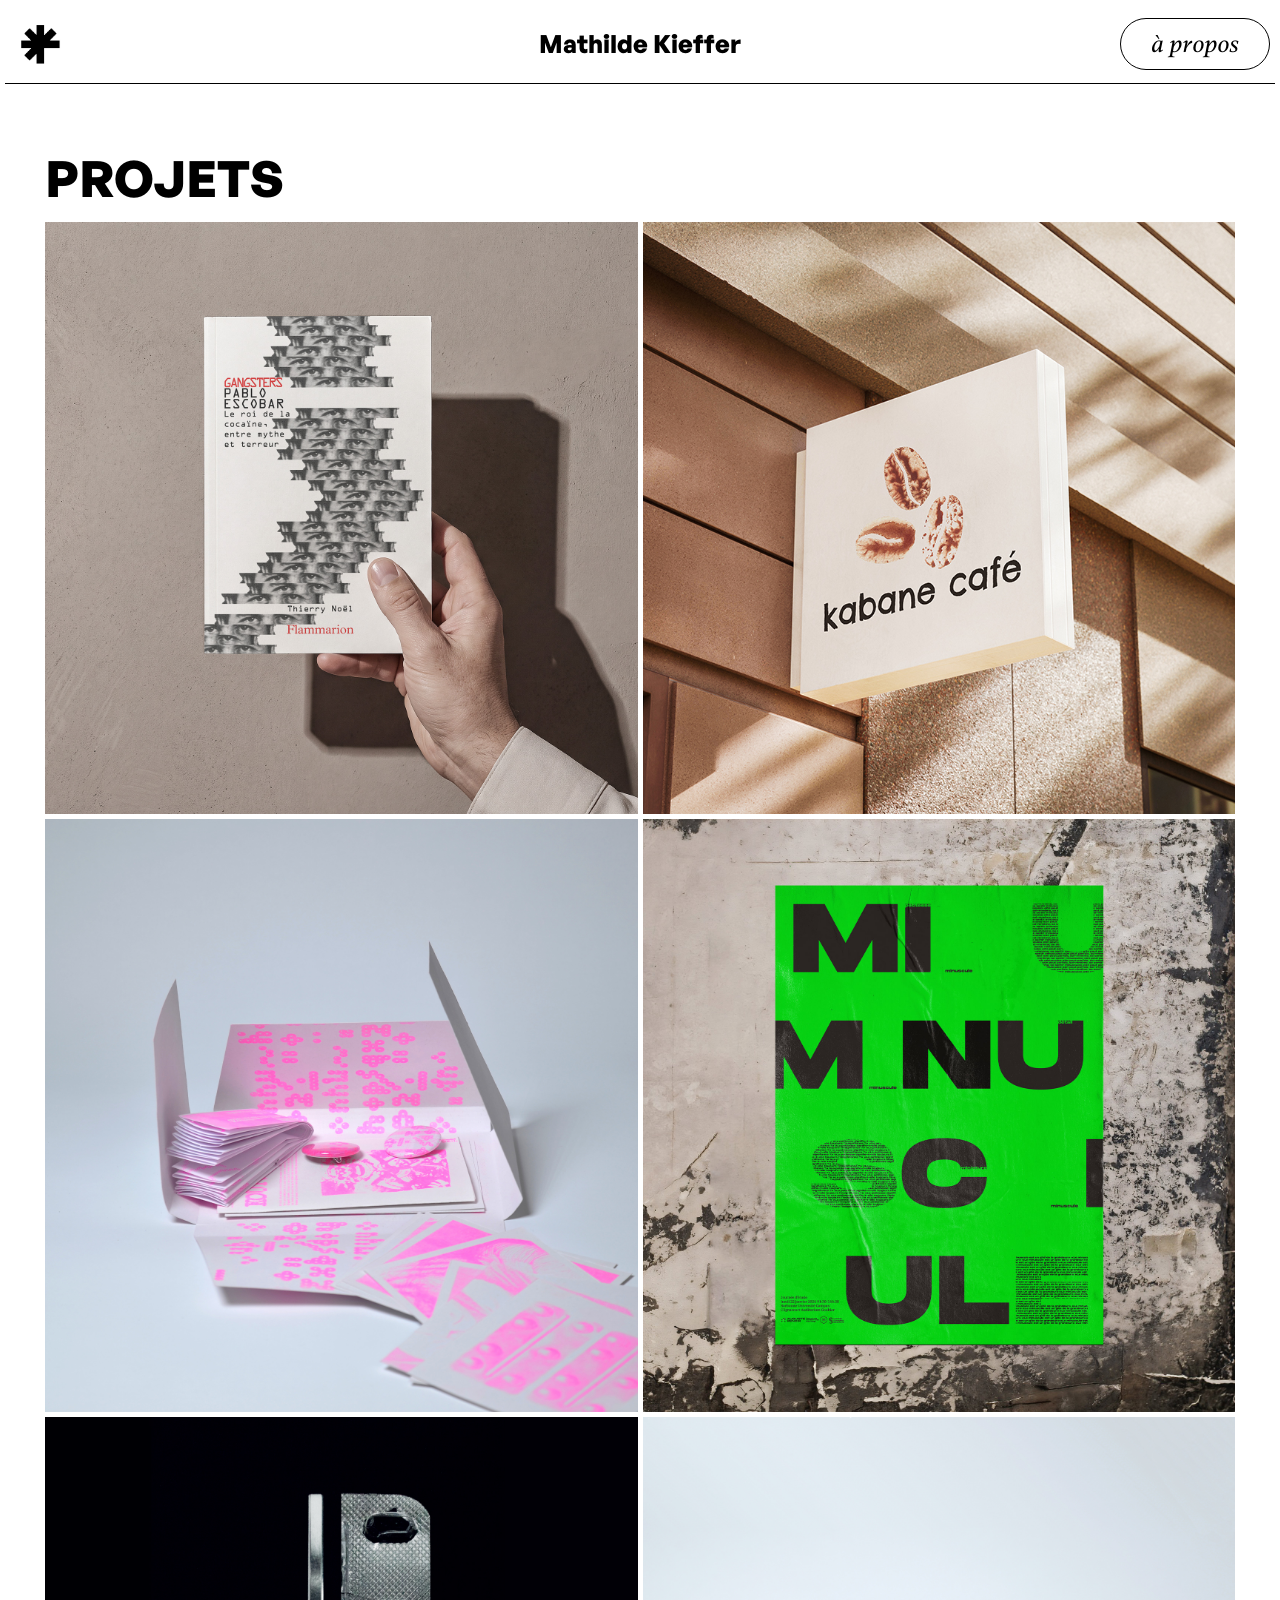
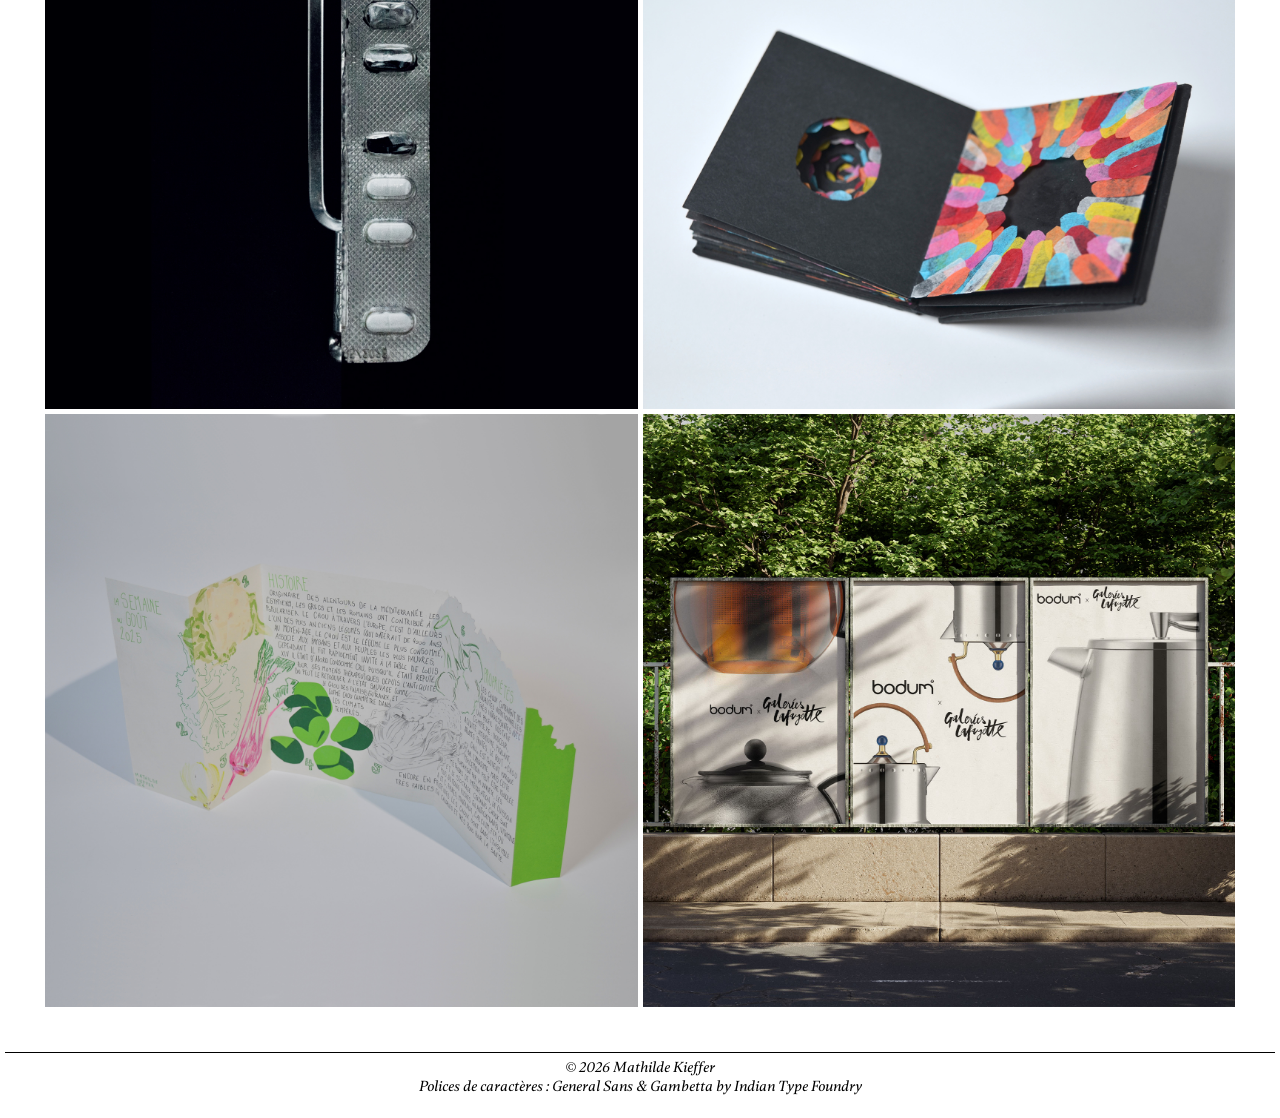
<file: index.html>
<!DOCTYPE html>
<html lang="fr">
<head>
    <meta charset="UTF-8">
    <meta name="viewport" content="width=device-width, initial-scale=1.0">
    <title>Mathilde Kieffer</title>
    <link rel="shortcut icon" href="img/logopng.png">
    <link rel="stylesheet" href="style.css">             

</head>
<body>
    <header class="headergrid">
        
        <div class="logo">
        <a href="index.html"><img src="/img/logo.jpg" alt="logo"></a>
        </div>
        <h1>Mathilde Kieffer</h1>


        <span>
            <a class="button" href="apropos.html">à propos</a>
        </span>


    </header>
    <main>
    <h2>projets</h2>
    
    <div class="grid"> 
      
        <a class="item-grid" href="gangsters.html"><img src="/img/gangsters-vignette.jpg" alt="couverture gangsters"><h3>GANGSTERS <br>2025</h3></a>
      
        <a class="item-grid" href="kabanecafe.html"><img src="/img/cafe-vignette.jpg" alt="sachet cafe"><h3>KABANE CAFÉ<br>2025</h3></a>

        <a class="item-grid" href="riso.html"><img src="/img/riso-vignette.jpg" alt="magasine risographie masculinix"><h3>MAGAZINE DU FUTUR <br>2026</h3></a>
        
        <a class="item-grid" href="jde.html"><img src="/img/minuscule-vignette.jpg" alt="affiche jde"><h3>JDE <br>2026</h3></a>

        <a class="item-grid" href="photo.html"><img src="img/photo-vignette.jpg" alt="projets photo"><h3>PHOTO <br>2025/26</h3></a>

        <a class="item-grid" href="reliure.html"><img  src="/img/reliure-vignette.jpg" alt="reliure bourdon"><h3>SOMNUS ÆTERNAM<br>2026</h3></a>

        <a class="item-grid" href="semainedugout.html"><img  src="/img/chou-vignette.jpg" alt="dépliant semaine du goût choux"><h3>SEMAINE DU GOÛT <br>2025</h3></a>

        <a class="item-grid" href="bodum.html"><img src="img/vignette-bodum.jpg" alt="bodum"><h3>BODUM <br>2025</h3></a>



               
    </div>

    </main>

    <footer class="footergrid">
        <b></b>
        © 2026 Mathilde Kieffer
        <br>
        Polices de caractères : <a href="https://www.fontshare.com/fonts/general-sans">General Sans</a> & <a href="https://www.fontshare.com/fonts/gambetta">Gambetta</a> by Indian Type Foundry



    </footer>
</body>
</html>
</file>
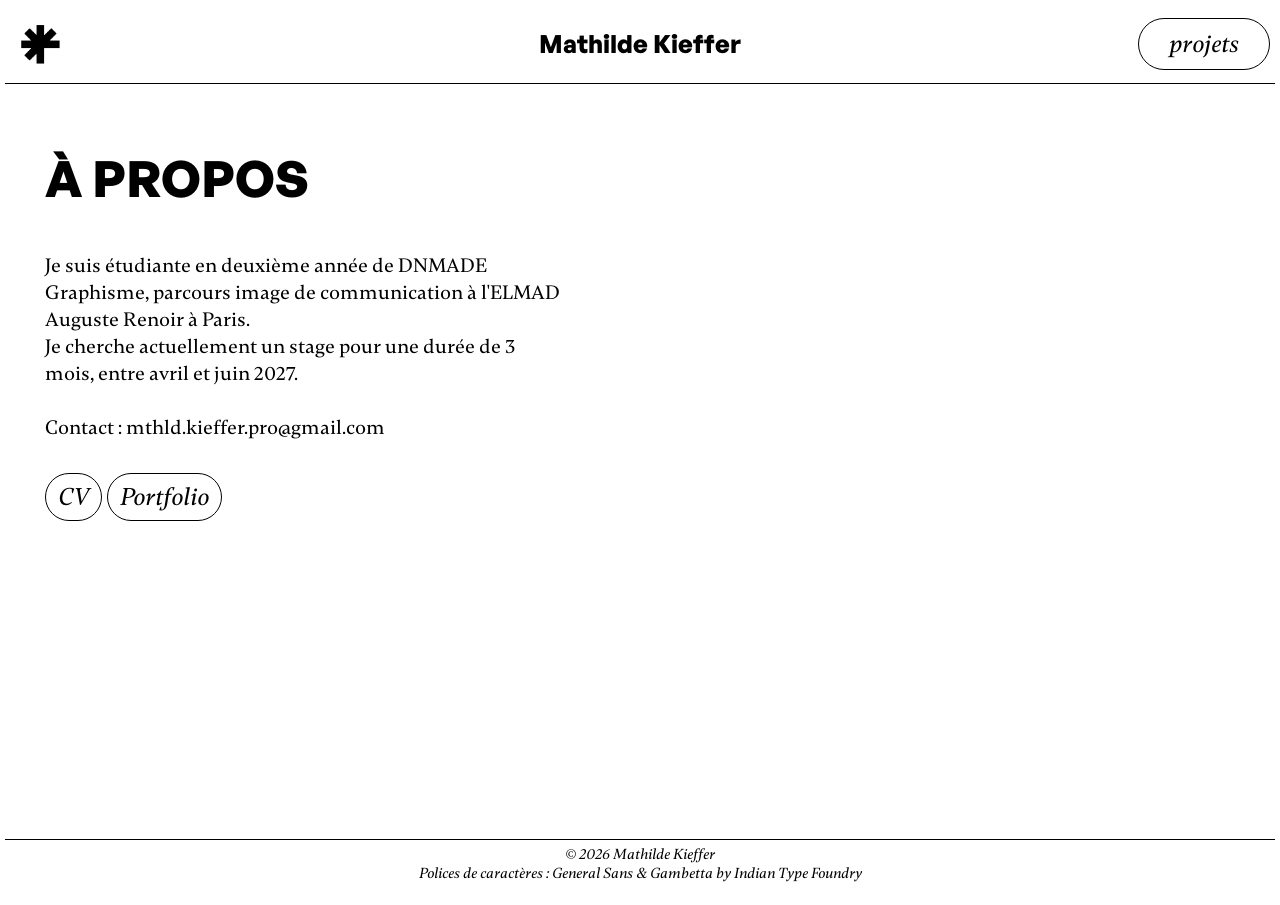
<file: apropos.html>
<!DOCTYPE html>
<html lang="fr">
<head>
    <meta charset="UTF-8">
    <meta name="viewport" content="width=device-width, initial-scale=1.0">
    <title>Mathilde Kieffer</title>
    <link rel="shortcut icon" href="img/logopng.png">
    <link rel="stylesheet" href="style.css">
</head>
<body>
   <header class="headergrid">
        
        <div class="logo">
        <a href="index.html"><img src="/img/logo.jpg" alt="logo"></a>
        </div>
        <h1>Mathilde Kieffer</h1>
        <span>
            <a class= "button" href="index.html">projets</a>
        </span>

    </header>

    <main>
    <h2> À PROPOS</h2>
    
    <div class="grid">

            <p>Je suis étudiante en deuxième année de DNMADE Graphisme, parcours image de communication à l'<a href="https://ecole-lycee-renoir-paris.fr/">ELMAD Auguste Renoir</a> à Paris. 
                <br>
                Je cherche actuellement un stage pour une durée de 3 mois, entre avril et juin 2027.
<br>
<br>
Contact : <a href="mailto:mthld.kieffer.pro@gmail.com">mthld.kieffer.pro@gmail.com</a>
<br>
<br>
                <span>
            <a class= "buttonapropos" href="CV-Mathilde-Kieffer.pdf">CV</a>
            <a class="buttonapropos" href="Portfolio-Mathilde-Kieffer.pdf">Portfolio</a>
        </span>

</p>



    </main>
<footer class="footergrid">
        © 2026 Mathilde Kieffer
        <br>
        Polices de caractères : <a href="https://www.fontshare.com/fonts/general-sans">General Sans</a> & <a href="https://www.fontshare.com/fonts/gambetta">Gambetta</a> by Indian Type Foundry

    </footer>

</body>

</html>
</file>
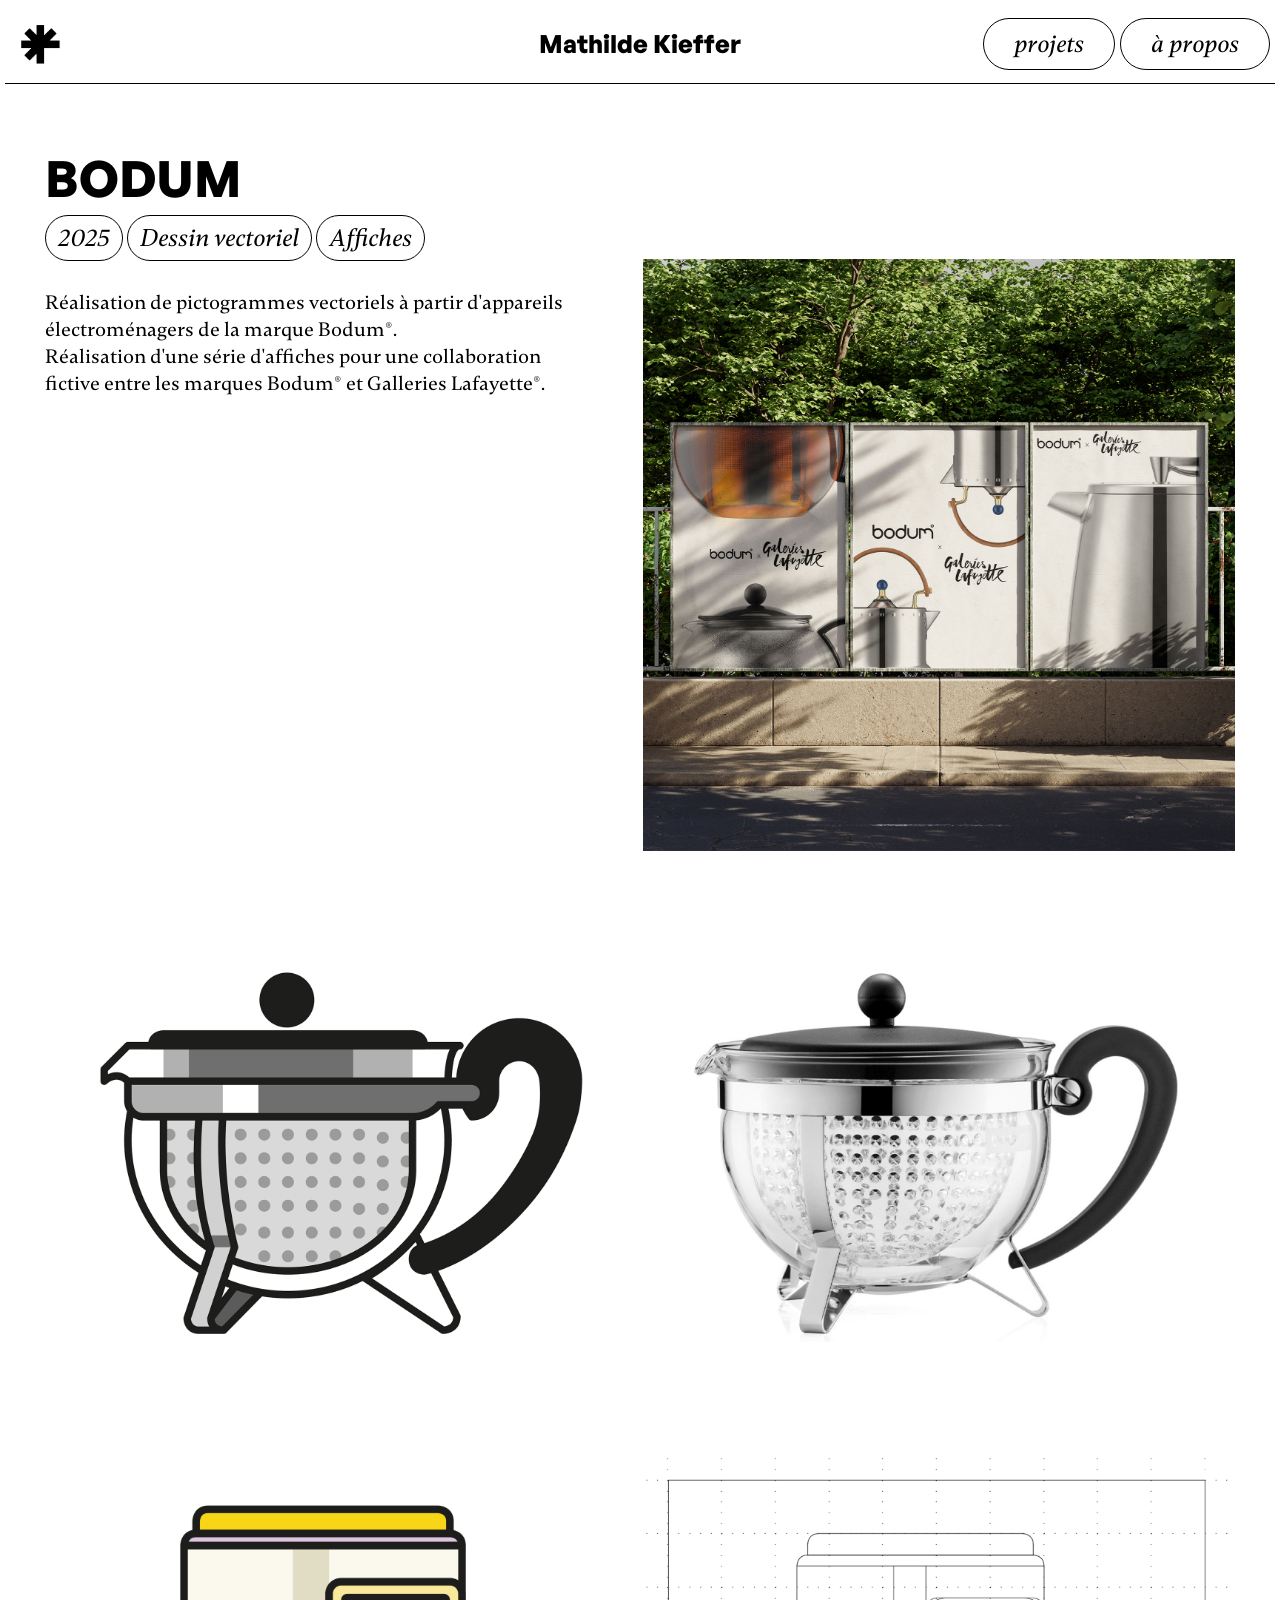
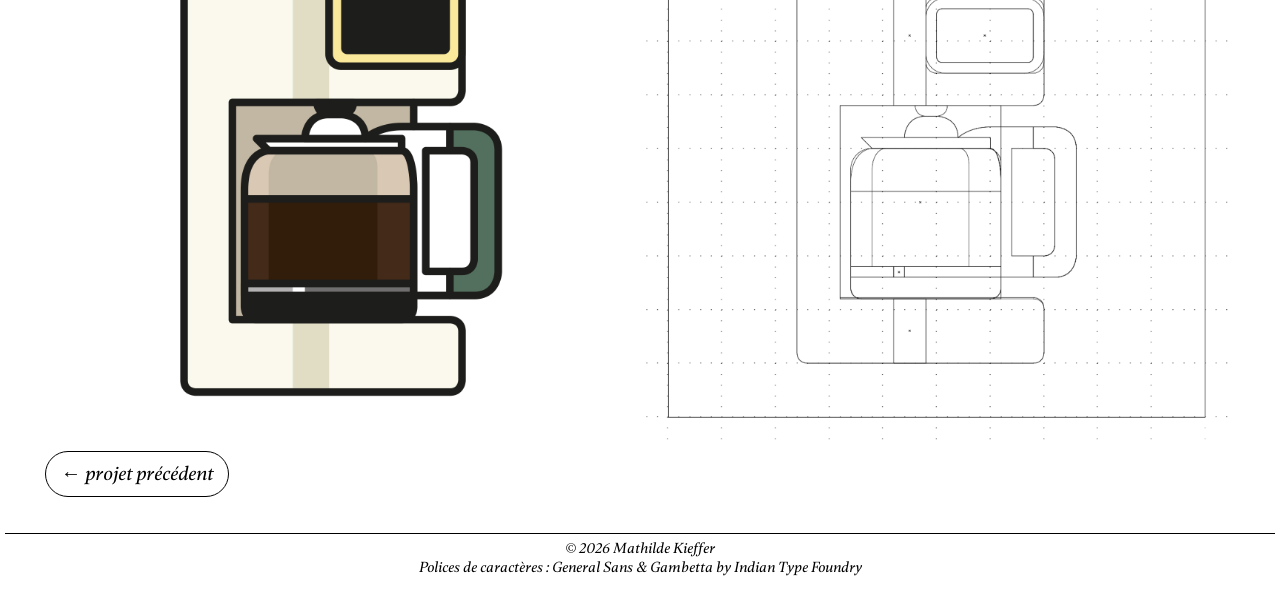
<file: bodum.html>
<!DOCTYPE html>
<html lang="fr">
<head>
    <meta charset="UTF-8">
    <meta name="viewport" content="width=device-width, initial-scale=1.0">
    <title>Mathilde Kieffer</title>
    <link rel="shortcut icon" href="img/logopng.png">
    <link rel="stylesheet" href="style.css"> 
</head>
<body>
    <header class="headergrid">
        
        <div class="logo">
        <a href="index.html"><img src="/img/logo.jpg" alt="logo"></a>
        </div>
        <h1>Mathilde Kieffer</h1>
        <span>
            <a class= "button" href="index.html">projets</a>
            <a class="button" href="apropos.html">à propos</a>
        </span>


    </header>
<main>

    <h2>bodum</h2>
<span class="title">2025</span>
<span class="title">Dessin vectoriel</span>
<span class="title">Affiches</span>
    <div class="grid">

        <p> Réalisation de pictogrammes vectoriels à partir d'appareils électroménagers de la marque Bodum®. 
            <br>Réalisation d'une série d'affiches pour une collaboration fictive entre les marques Bodum® et Galleries Lafayette®. 
  
</p>   
<img src="img/vignette-bodum.jpg" alt="affiches bodum">
</div>

<div class="grid">

<img src="img/bodum01.jpg" alt="theiere">
<img src="img/bodum02.jpg" alt="photo theiere">
<img src="img/bodum03.jpg" alt="cafetiere">
<img src="img/bodum04.jpg" alt="cafetiere cmd y">
</div>

<div class="projectbuttongrid">
    <span class="left">
            <a class="projectbutton" href="semainedugout.html">← projet précédent</a>
    </span>
</div>
    
</main> 



<footer class="footergrid">
        <b></b>
        © 2026 Mathilde Kieffer
        <br>
        Polices de caractères : <a href="https://www.fontshare.com/fonts/general-sans">General Sans</a> & <a href="https://www.fontshare.com/fonts/gambetta">Gambetta</a> by Indian Type Foundry



    </footer>
</body>
</html>
</file>
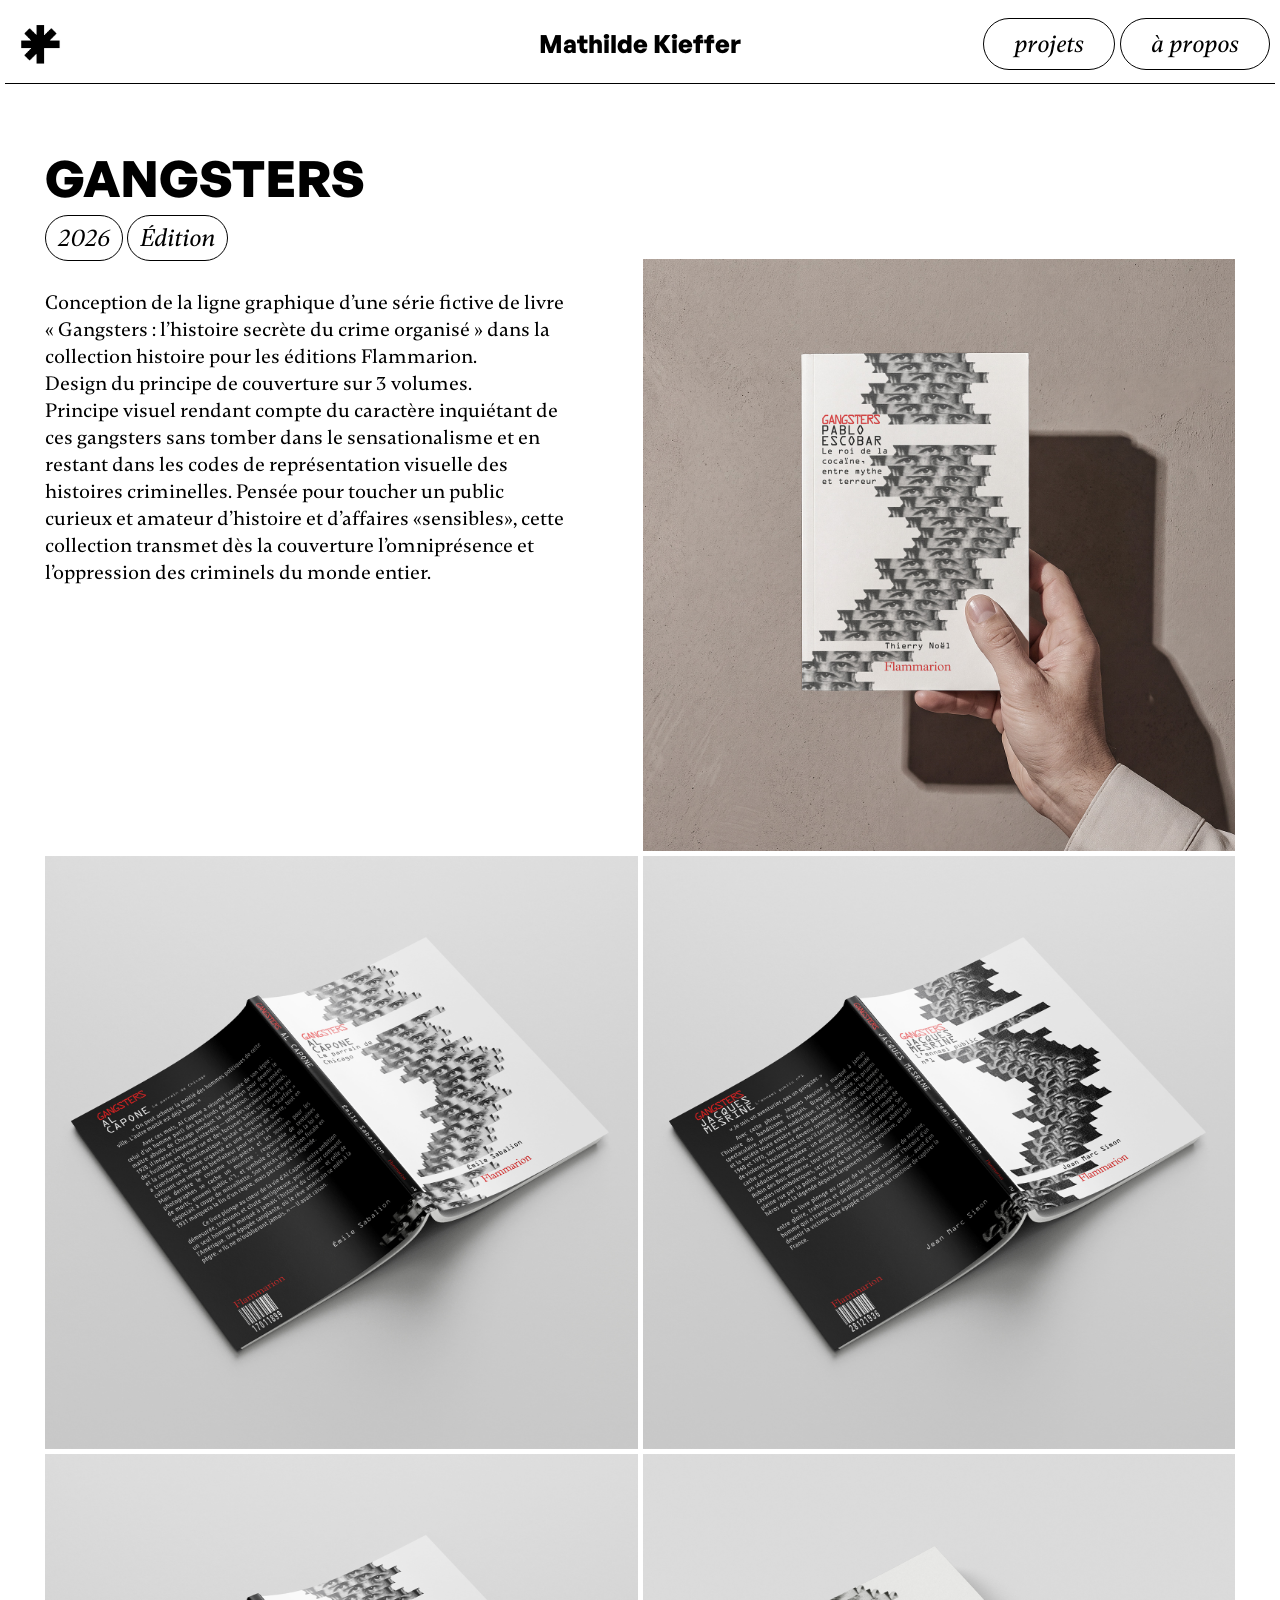
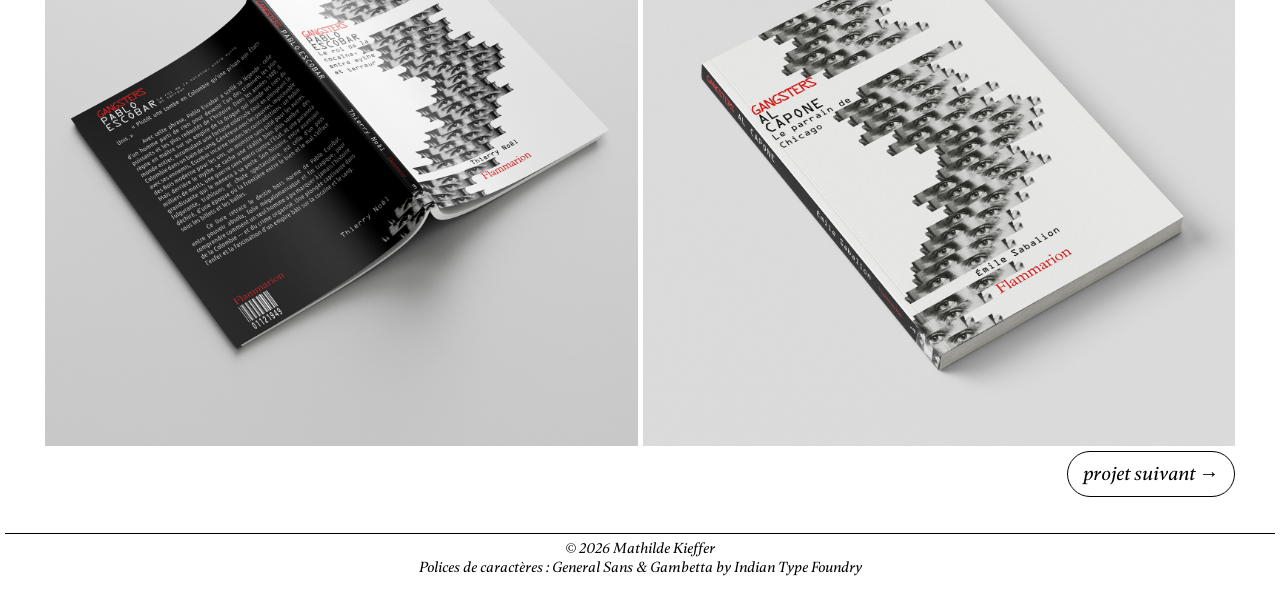
<file: gangsters.html>
<!DOCTYPE html>
<html lang="fr">
<head>
    <meta charset="UTF-8">
    <meta name="viewport" content="width=device-width, initial-scale=1.0">
    <title>Mathilde Kieffer</title>
    <link rel="shortcut icon" href="img/logopng.png">
    <link rel="stylesheet" href="style.css"> 
</head>
<body>
    <header class="headergrid">
        
        <div class="logo">
        <a href="index.html"><img src="/img/logo.jpg" alt="logo"></a>
        </div>
        <h1>Mathilde Kieffer</h1>
        <span>
            <a class= "button" href="index.html">projets</a>
            <a class="button" href="apropos.html">à propos</a>
        </span>


    </header>
<main>

    <h2>gangsters </h2>
<span class="title">2026</span>
<span class="title">Édition</span>
    <div class="grid">

        <p>Conception de la ligne graphique d’une série fictive de livre « Gangsters : l’histoire secrète du crime organisé »  dans la collection histoire pour les éditions Flammarion.
        <br>
Design du principe de couverture sur 3 volumes.
<br>
Principe visuel rendant compte du caractère inquiétant de ces gangsters sans tomber dans le sensationalisme et en restant dans les codes de représentation visuelle des histoires criminelles. Pensée pour toucher un public curieux et amateur d’histoire et d’affaires «sensibles», cette collection transmet dès la couverture l’omniprésence et l’oppression des criminels du monde entier.
</p>   
<img src="img/gangsters-vignette.jpg" alt="">
</div>

<div class="grid">

<img src="img/gangsterscapone.jpg" alt="al capone">
<img src="img/gangstersmesrine.jpg" alt="mesrine">
<img src="img/gangstersescobar.jpg" alt="escobar">
<img src="img/gangsters03.jpg" alt="">

    </div>

<div class="projectbuttongrid">
    <b></b>
    <span class="right">
            <a class="projectbutton" href="kabanecafe.html">projet suivant →</a>
        </span>

        </div>

    
</main> 



<footer class="footergrid">
        <b></b>
        © 2026 Mathilde Kieffer
        <br>
        Polices de caractères : <a href="https://www.fontshare.com/fonts/general-sans">General Sans</a> & <a href="https://www.fontshare.com/fonts/gambetta">Gambetta</a> by Indian Type Foundry



    </footer>
</body>
</html>
</file>
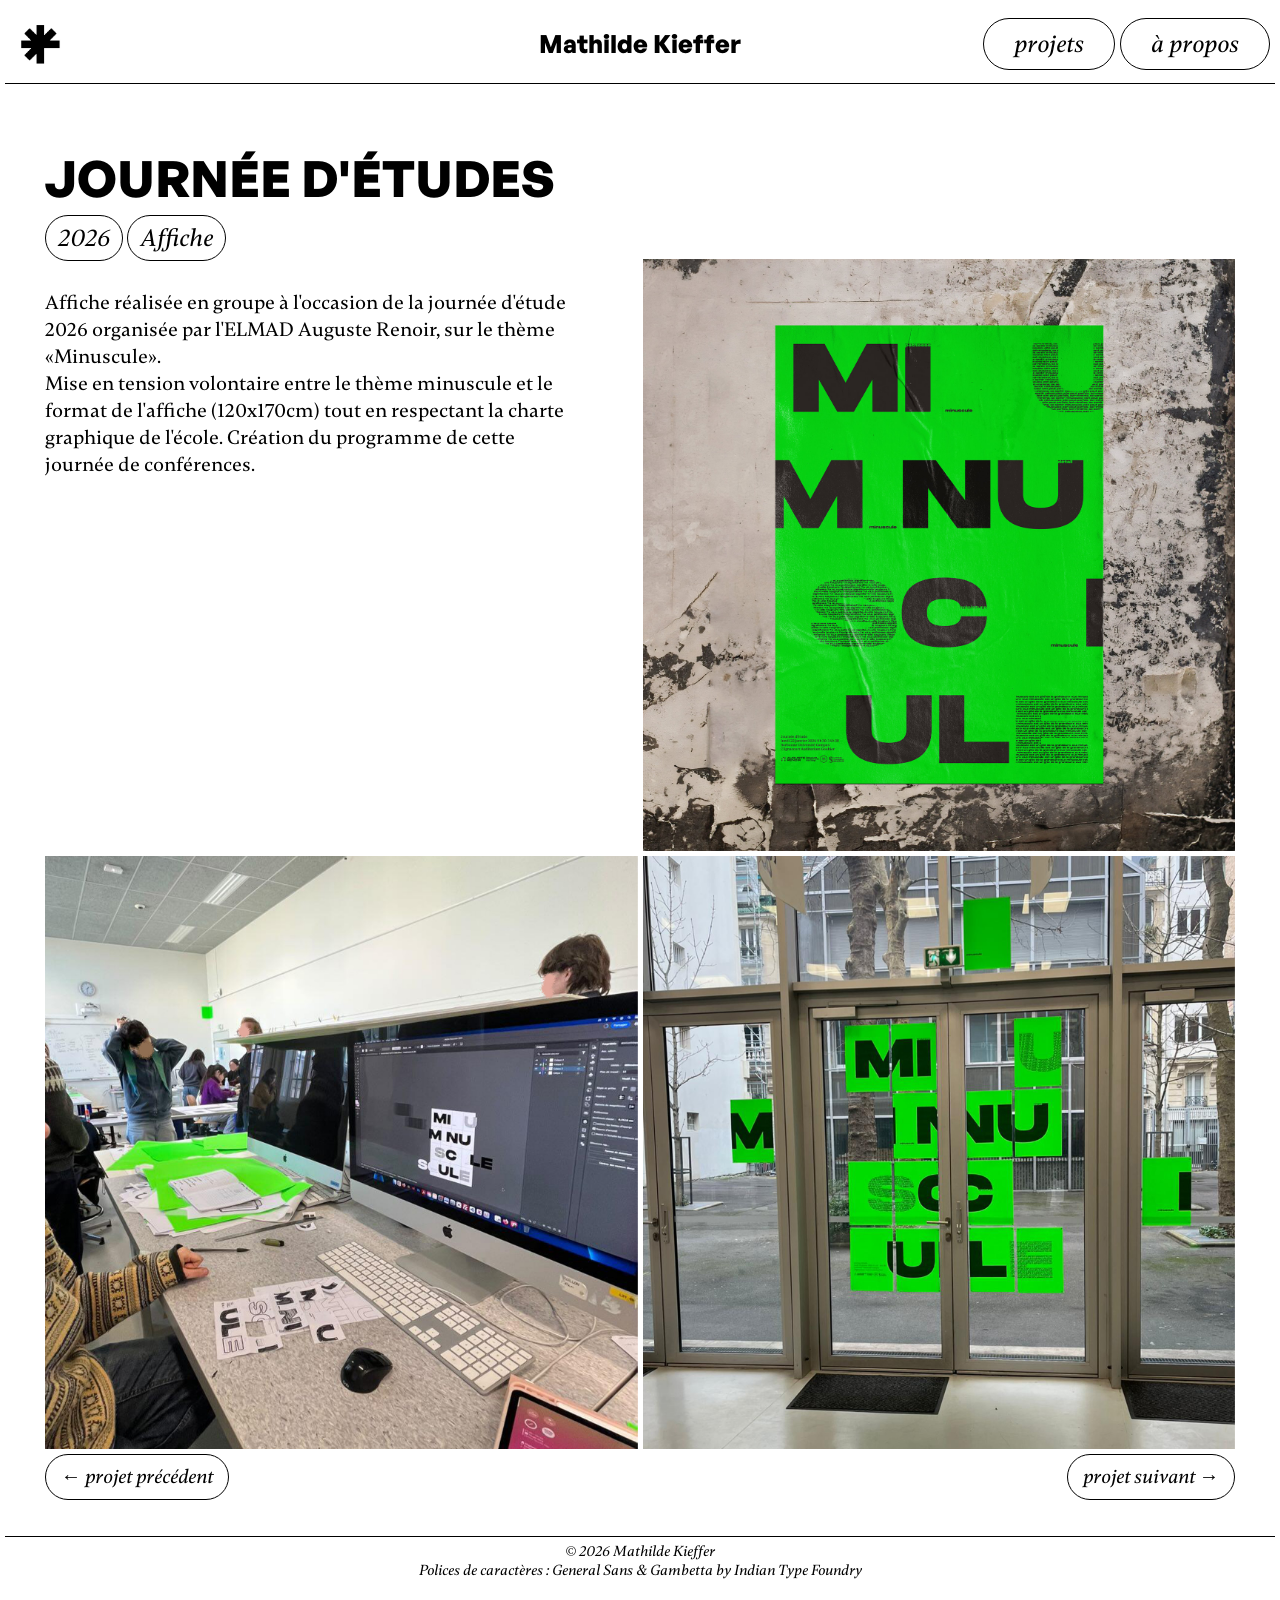
<file: jde.html>
<!DOCTYPE html>
<html lang="fr">
<head>
    <meta charset="UTF-8">
    <meta name="viewport" content="width=device-width, initial-scale=1.0">
    <title>Mathilde Kieffer</title>
    <link rel="shortcut icon" href="img/logopng.png">
    <link rel="stylesheet" href="style.css"> 
</head>
<body>
    <header class="headergrid">
        
        <div class="logo">
        <a href="index.html"><img src="/img/logo.jpg" alt="logo"></a>
        </div>
        <h1>Mathilde Kieffer</h1>
        <span>
            <a class= "button" href="index.html">projets</a>
            <a class="button" href="apropos.html">à propos</a>
        </span>


    </header>
<main>

    <h2>journée d'études</h2>
<span class="title">2026</span>
<span class="title">Affiche</span>
    <div class="grid">

        <p>Affiche réalisée en groupe à l'occasion de la journée d'étude 2026 organisée par l'ELMAD Auguste Renoir, sur le thème «Minuscule». 
            <br>
    Mise en tension volontaire entre le thème minuscule et le format de l'affiche (120x170cm) tout en respectant la charte graphique de l'école.
    Création du programme de cette journée de conférences.  
        
</p>   
<img src="img/minuscule-vignette.jpg" alt="mockup affiche jde">
</div>

<div class="grid">

<img src="img/minuscule03.jpg" alt="création de l'affiche">
<img src="img/minuscule02.jpg" alt="affiches renoir">

</div>
<div class="projectbuttongrid">
<span class="left">
            <a class="projectbutton" href="riso.html">← projet précédent</a>
        </span>
    <span class="right">
            <a class="projectbutton" href="photo.html">projet suivant →</a>
        </span>

    </div>

</main> 

<footer class="footergrid">
        <b></b>
        © 2026 Mathilde Kieffer
        <br>
        Polices de caractères : <a href="https://www.fontshare.com/fonts/general-sans">General Sans</a> & <a href="https://www.fontshare.com/fonts/gambetta">Gambetta</a> by Indian Type Foundry



    </footer>
</body>
</html>
</file>
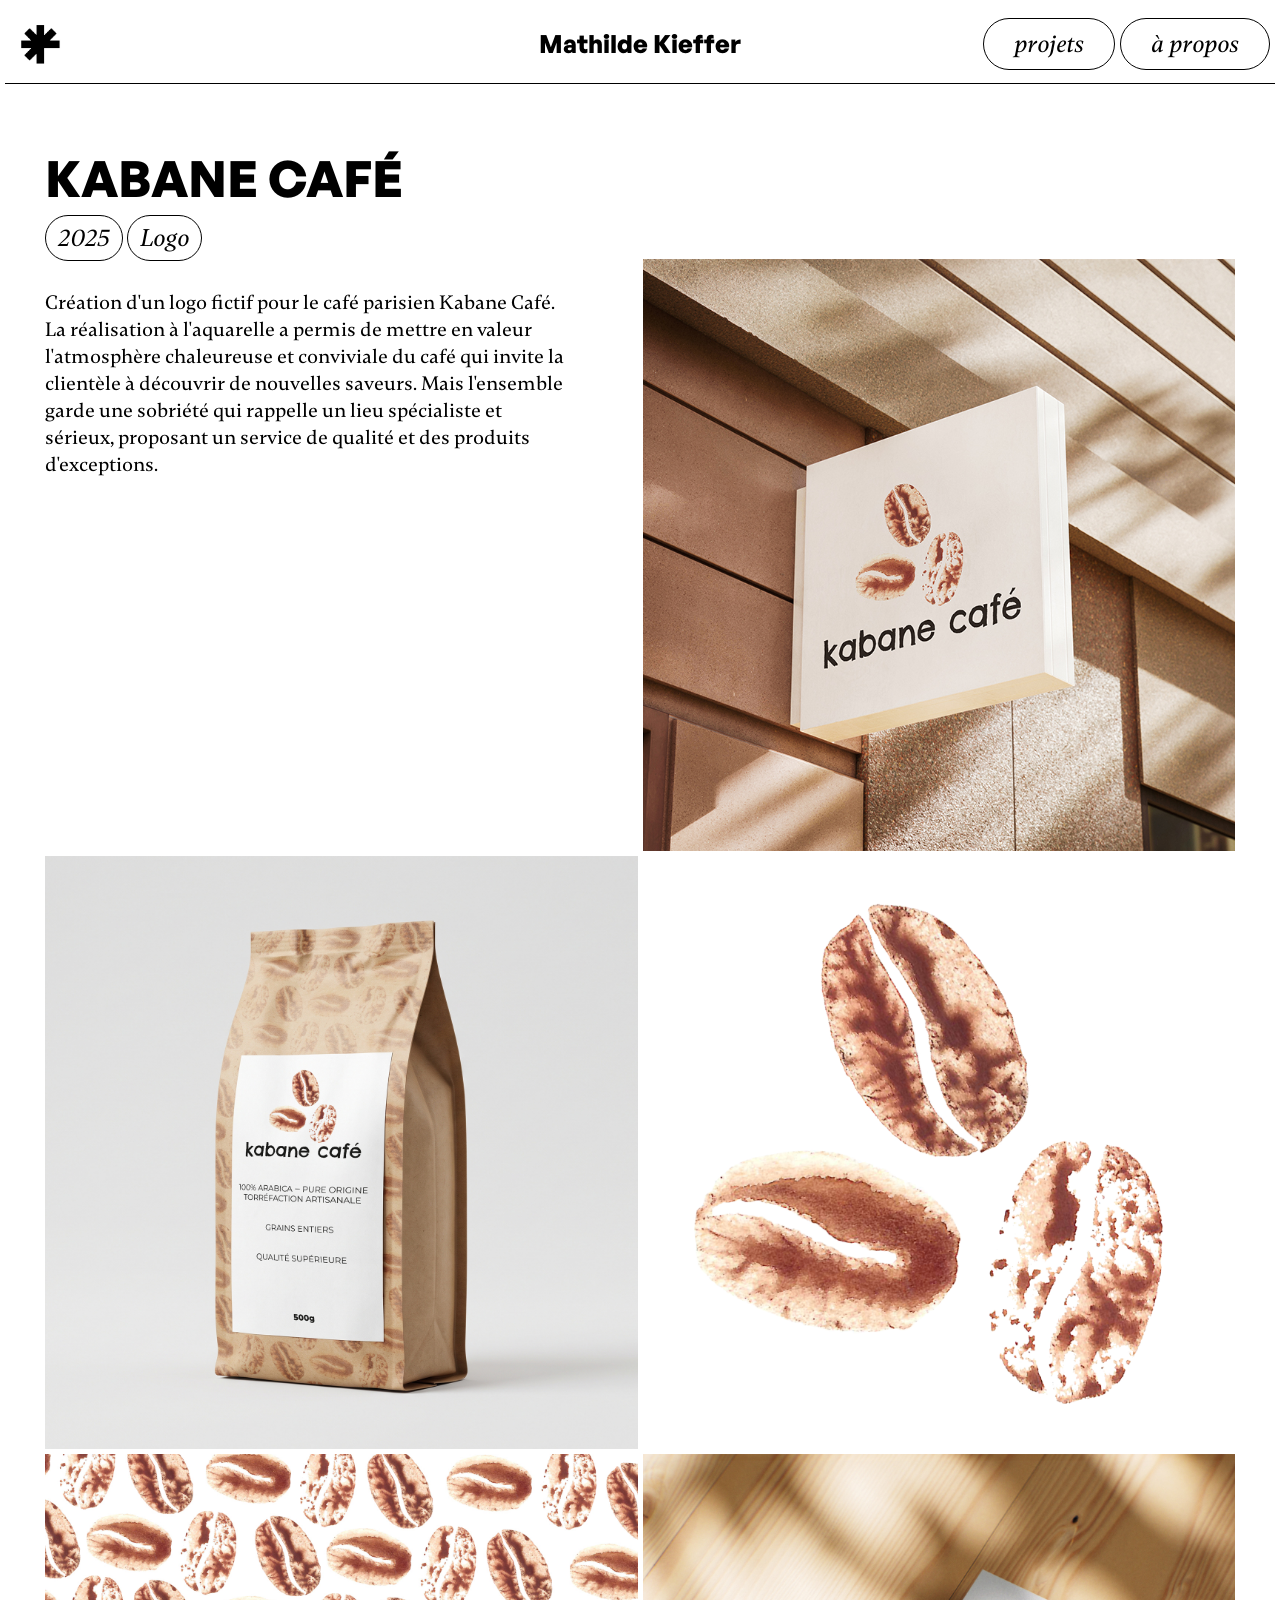
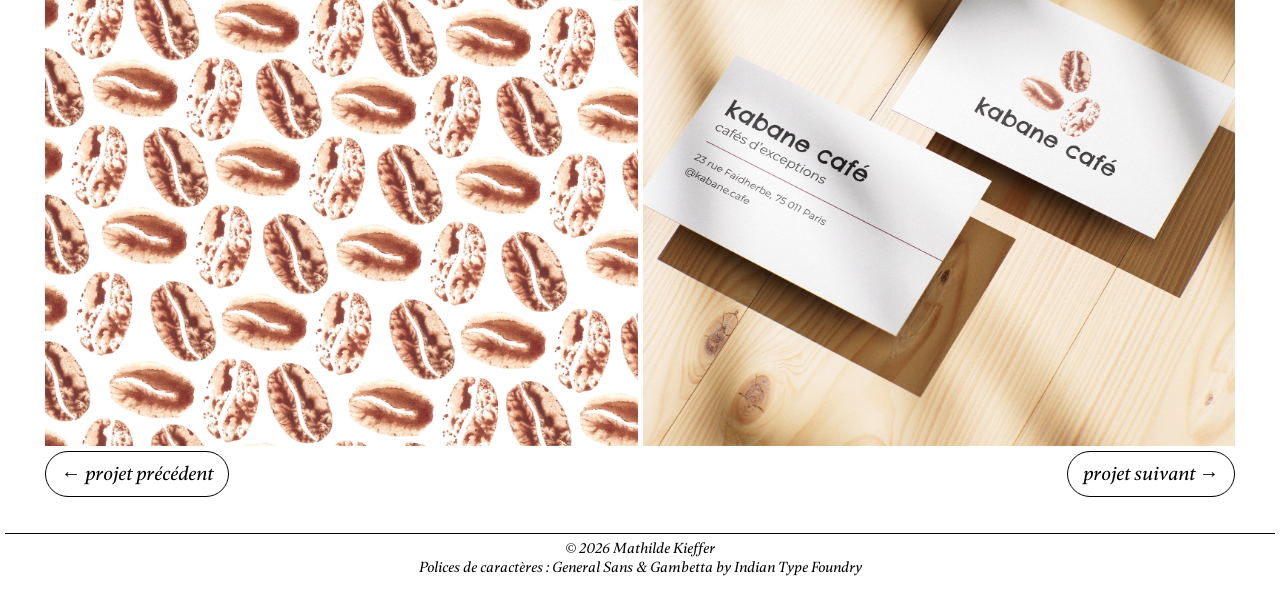
<file: kabanecafe.html>
<!DOCTYPE html>
<html lang="fr">
<head>
    <meta charset="UTF-8">
    <meta name="viewport" content="width=device-width, initial-scale=1.0">
    <title>Mathilde Kieffer</title>
    <link rel="shortcut icon" href="img/logopng.png">
    <link rel="stylesheet" href="style.css"> 
</head>
<body>
    <header class="headergrid">
        
        <div class="logo">
        <a href="index.html"><img src="/img/logo.jpg" alt="logo"></a>
        </div>
        <h1>Mathilde Kieffer</h1>
        <span>
            <a class= "button" href="index.html">projets</a>
            <a class="button" href="apropos.html">à propos</a>
        </span>


    </header>
<main>

    <h2>kabane café </h2>
<span class="title">2025</span>
<span class="title">Logo</span>
    <div class="grid">

        <p>Création d'un logo fictif pour le café parisien Kabane Café.
            <br>
    La réalisation à l'aquarelle a permis de mettre en valeur l'atmosphère chaleureuse et conviviale du café qui invite la clientèle à découvrir de nouvelles saveurs. Mais l'ensemble garde une sobriété qui rappelle un lieu spécialiste et sérieux, proposant un service de qualité et des produits d'exceptions.
        
</p>   
<img src="img/cafe-vignette.jpg" alt="mockup kabane café">
</div>

<div class="grid">

<img src="img/cafe01.jpg" alt="mockup sachet café">
<img src="img/cafe04.jpg" alt="aquarelle logo">
<img src="img/cafe03.jpg" alt="motif">
<img src="img/cafe02.jpg" alt="carte de visite">
</div>
<div class="projectbuttongrid">
<span class="left">
            <a class="projectbutton" href="gangsters.html">← projet précédent</a>
        </span>
    <span class="right">
            <a class="projectbutton" href="riso.html">projet suivant →</a>
        </span>

    </div>

</main> 
<footer class="footergrid">
        <b></b>
        © 2026 Mathilde Kieffer
        <br>
        Polices de caractères : <a href="https://www.fontshare.com/fonts/general-sans">General Sans</a> & <a href="https://www.fontshare.com/fonts/gambetta">Gambetta</a> by Indian Type Foundry



    </footer>
</body>
</html>
</file>
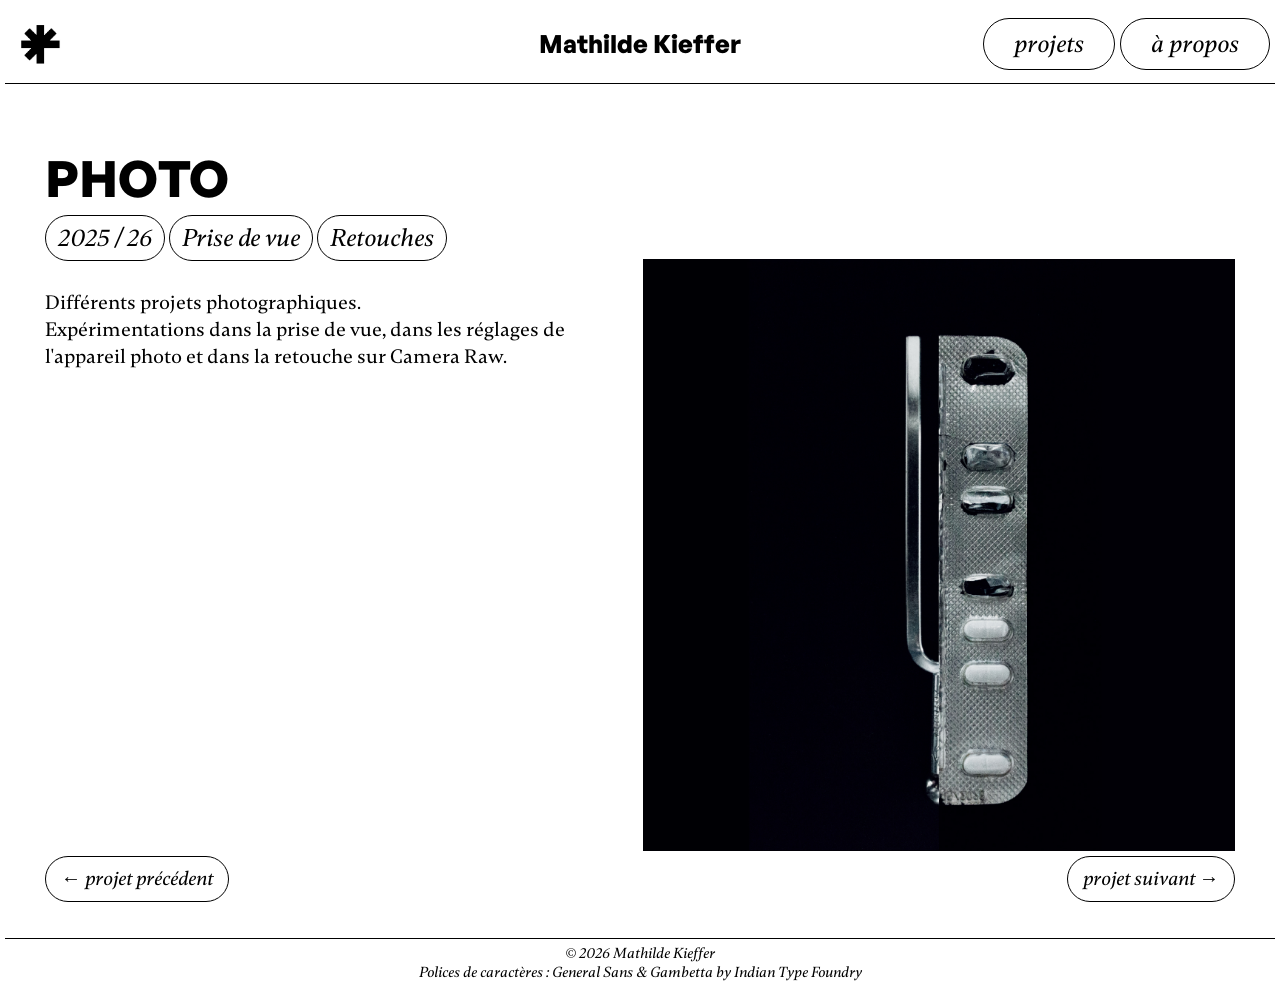
<file: photo.html>
<!DOCTYPE html>
<html lang="fr">
<head>
    <meta charset="UTF-8">
    <meta name="viewport" content="width=device-width, initial-scale=1.0">
    <title>Mathilde Kieffer</title>
    <link rel="shortcut icon" href="img/logopng.png">
    <link rel="stylesheet" href="style.css"> 
</head>
<body>
    <header class="headergrid">
        
        <div class="logo">
        <a href="index.html"><img src="/img/logo.jpg" alt="logo"></a>
        </div>
        <h1>Mathilde Kieffer</h1>
        <span>
            <a class= "button" href="index.html">projets</a>
            <a class="button" href="apropos.html">à propos</a>
        </span>


    </header>
<main>

    <h2>photo</h2>
<span class="title">2025 / 26</span>
<span class="title">Prise de vue</span>
<span class="title">Retouches</span>
    <div class="grid">

        <p>Différents projets photographiques. <br>
            Expérimentations dans la prise de vue, dans les réglages de l'appareil photo et dans la retouche sur Camera Raw.
        
</p>   
<img src="img/photo-vignette.jpg" alt="vignette photo">
</div>


<div class="projectbuttongrid">
<span class="left">
            <a class="projectbutton" href="jde.html">← projet précédent</a>
        </span>
      <span class="right">
            <a class="projectbutton" href="reliure.html">projet suivant →</a>
        </span>

    </div>

</main> 

<footer class="footergrid">
        <b></b>
        © 2026 Mathilde Kieffer
        <br>
        Polices de caractères : <a href="https://www.fontshare.com/fonts/general-sans">General Sans</a> & <a href="https://www.fontshare.com/fonts/gambetta">Gambetta</a> by Indian Type Foundry



    </footer>
</body>
</html>
</file>
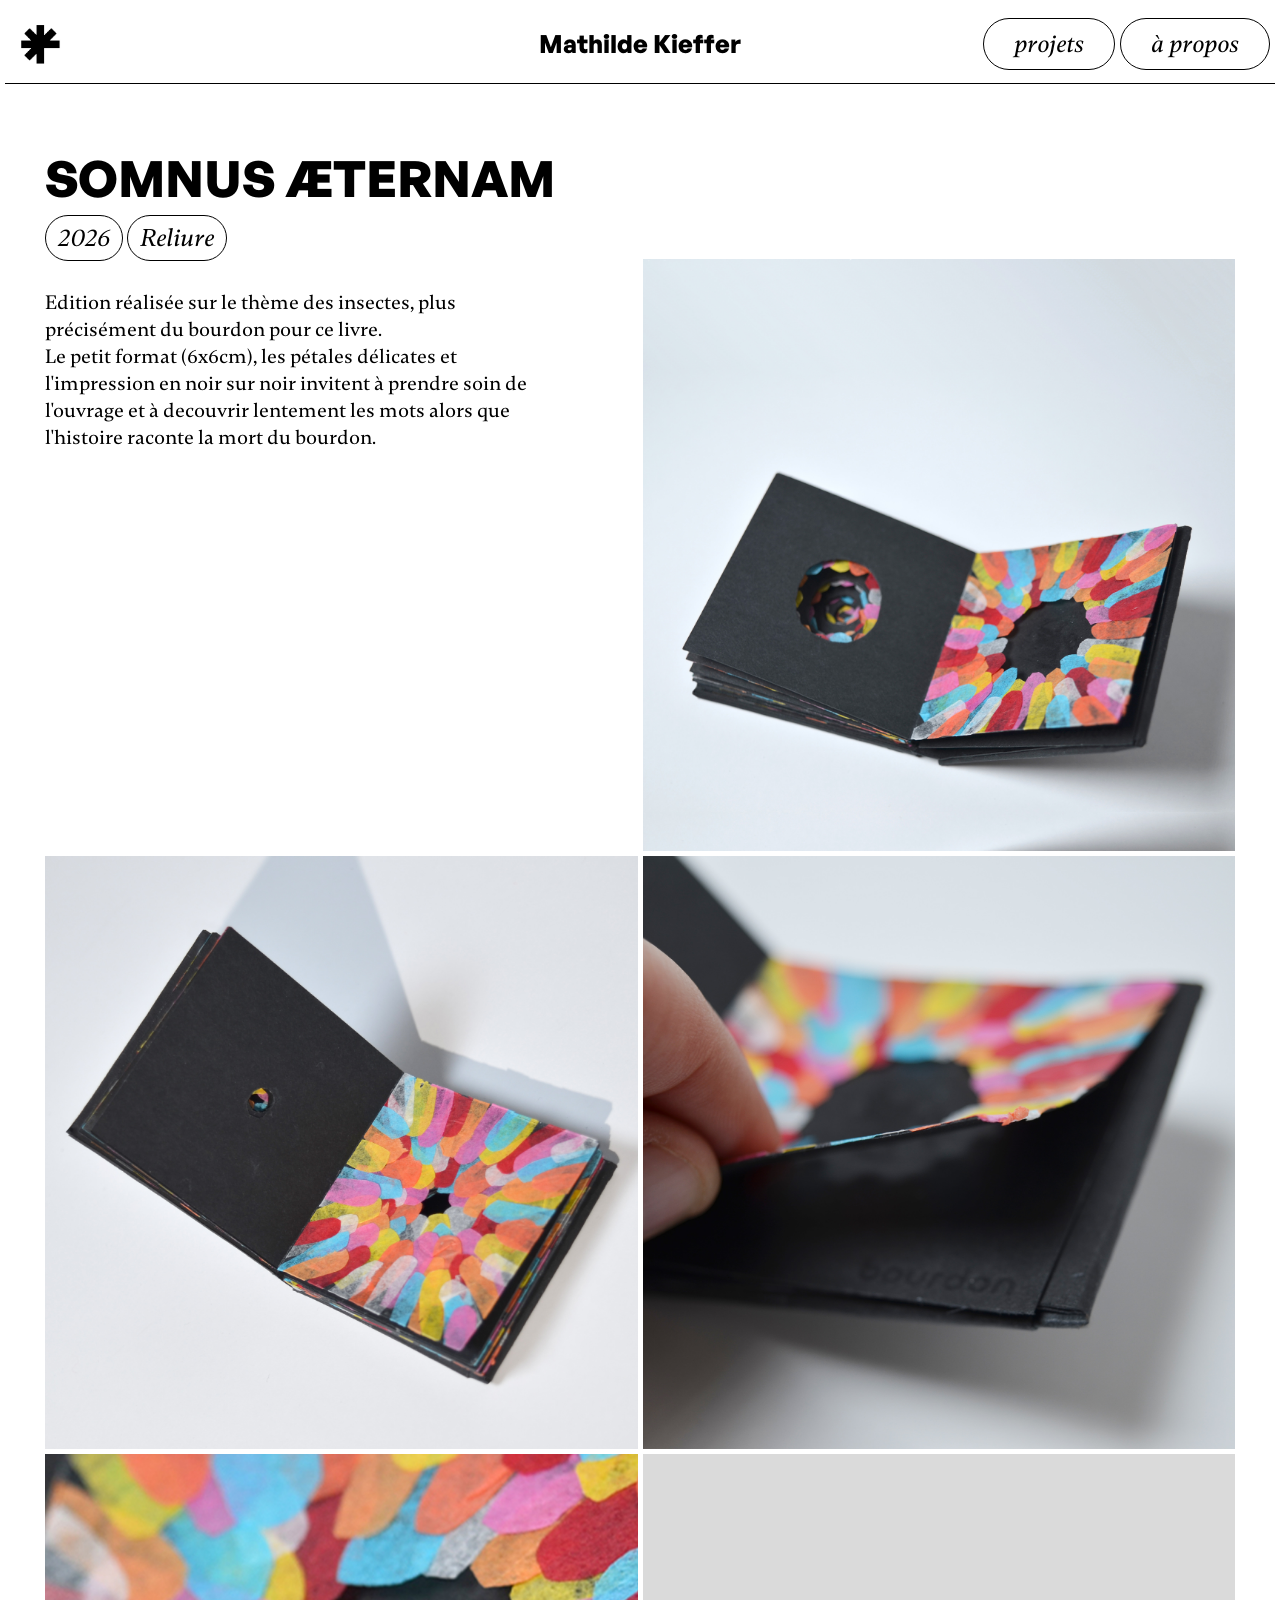
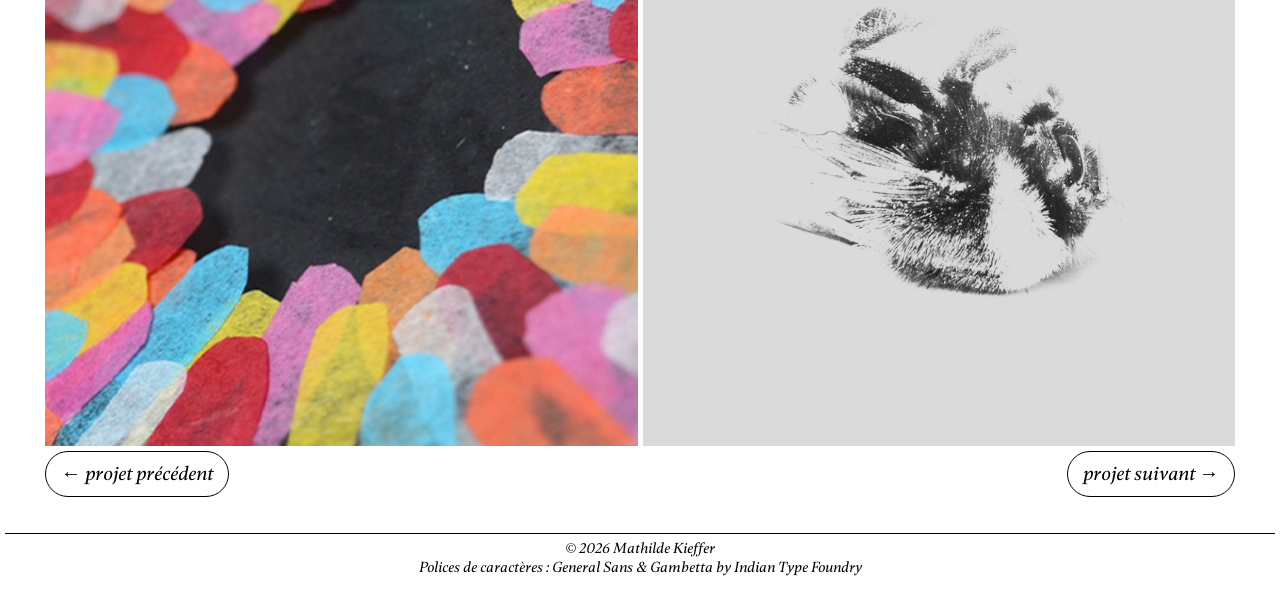
<file: reliure.html>
<!DOCTYPE html>
<html lang="fr">
<head>
    <meta charset="UTF-8">
    <meta name="viewport" content="width=device-width, initial-scale=1.0">
    <title>Mathilde Kieffer</title>
    <link rel="shortcut icon" href="img/logopng.png">
    <link rel="stylesheet" href="style.css"> 
</head>
<body>
    <header class="headergrid">
        
        <div class="logo">
        <a href="index.html"><img src="/img/logo.jpg" alt="logo"></a>
        </div>
        <h1>Mathilde Kieffer</h1>
        <span>
            <a class= "button" href="index.html">projets</a>
            <a class="button" href="apropos.html">à propos</a>
        </span>


    </header>
<main>

    <h2>somnus æternam</h2>
<span class="title">2026</span>
<span class="title">Reliure</span>
    <div class="grid">

        <p>Edition réalisée sur le thème des insectes, plus précisément du bourdon pour ce livre.
            <br>
    Le petit format (6x6cm), les pétales délicates et l'impression en noir sur noir invitent à prendre soin de l'ouvrage et à decouvrir lentement les mots alors que l'histoire raconte la mort du bourdon.  
        
</p>   
<img src="img/reliure-vignette.jpg" alt="vignette reliure">
</div>

<div class="grid">

<img src="img/reliure01.jpg" alt="photo première page">
<img src="img/reliure02.jpg" alt="photo dernière page">
<img src="img/reliure03.jpg" alt="zoom intérieur fleur">
<img src="img/reliure04.png" alt="bourdon mort">
</div>

<div class="projectbuttongrid">
<span class="left">
            <a class="projectbutton" href="photo.html">← projet précédent</a>
        </span>
        <span class="right">
            <a class="projectbutton" href="semainedugout.html">projet suivant →</a>
        </span>
  

    </div>

</main> 

<footer class="footergrid">
        <b></b>
        © 2026 Mathilde Kieffer
        <br>
        Polices de caractères : <a href="https://www.fontshare.com/fonts/general-sans">General Sans</a> & <a href="https://www.fontshare.com/fonts/gambetta">Gambetta</a> by Indian Type Foundry



    </footer>
</body>
</html>
</file>
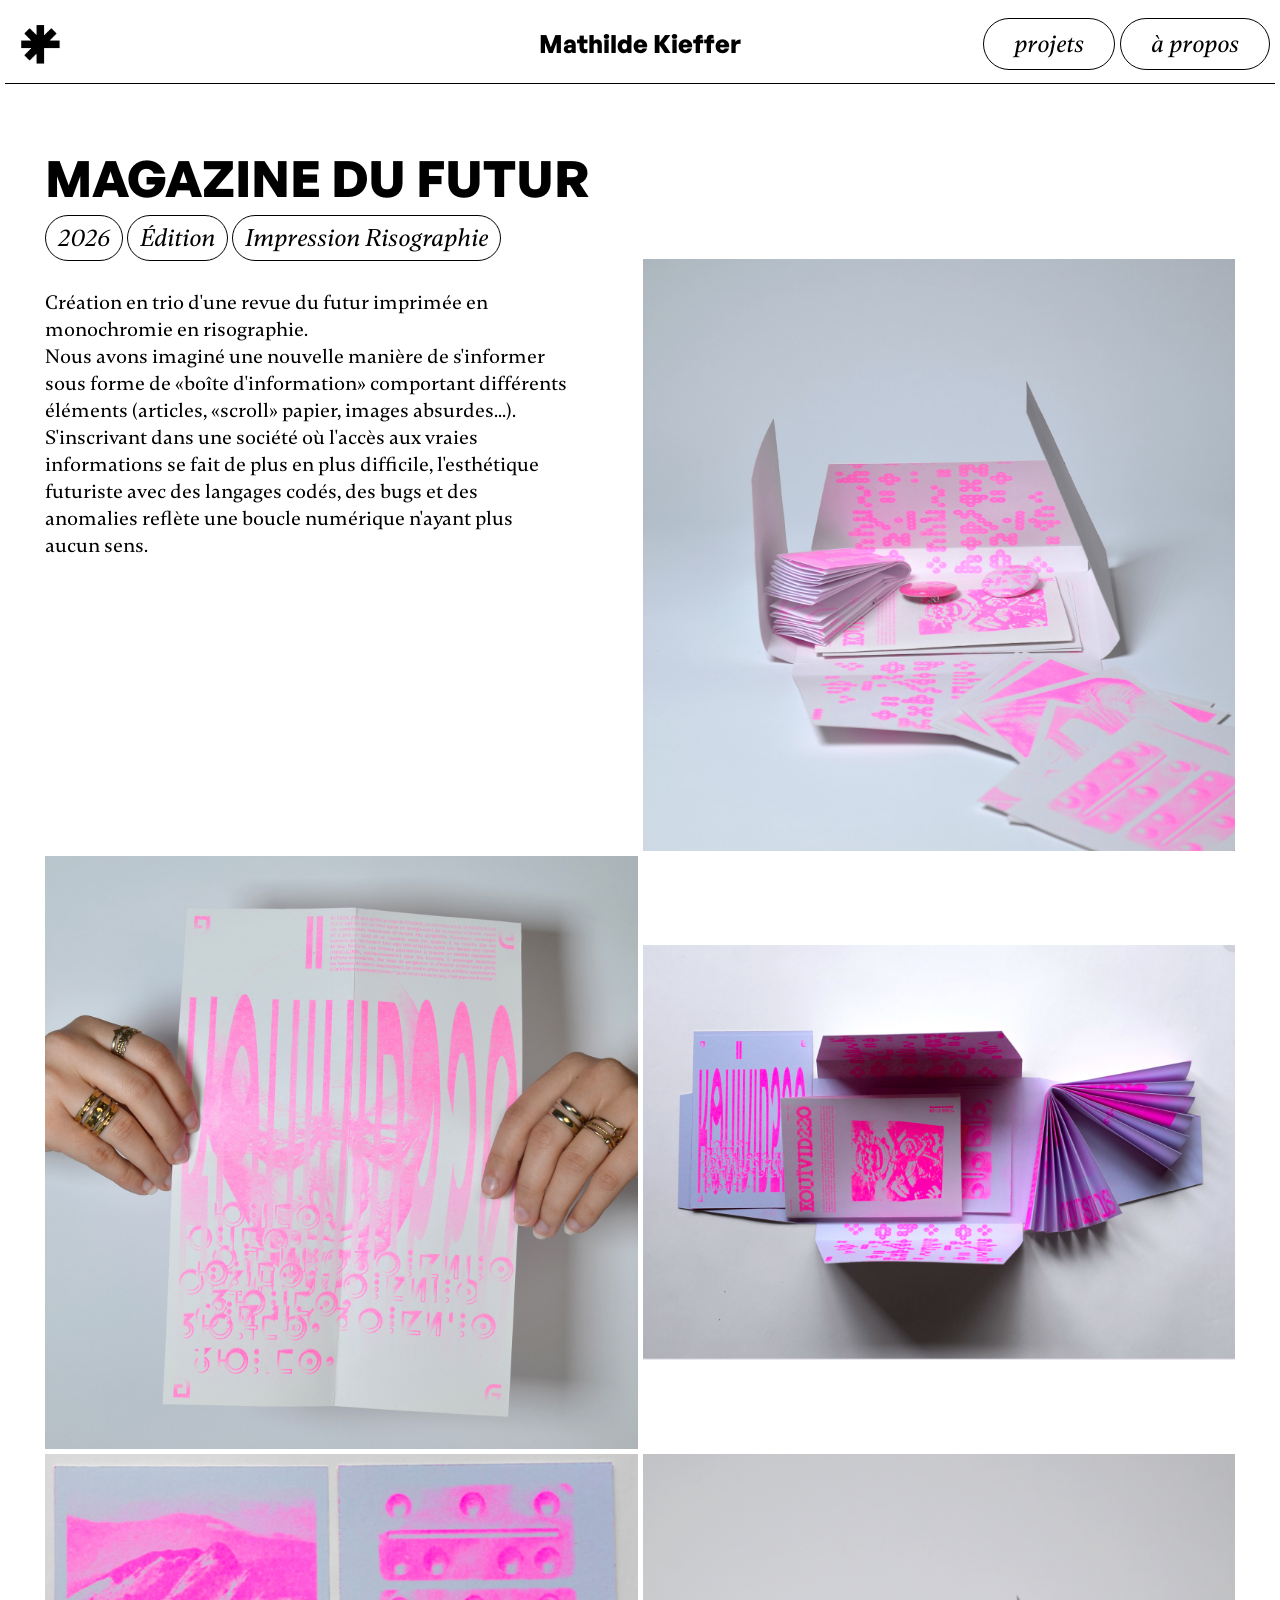
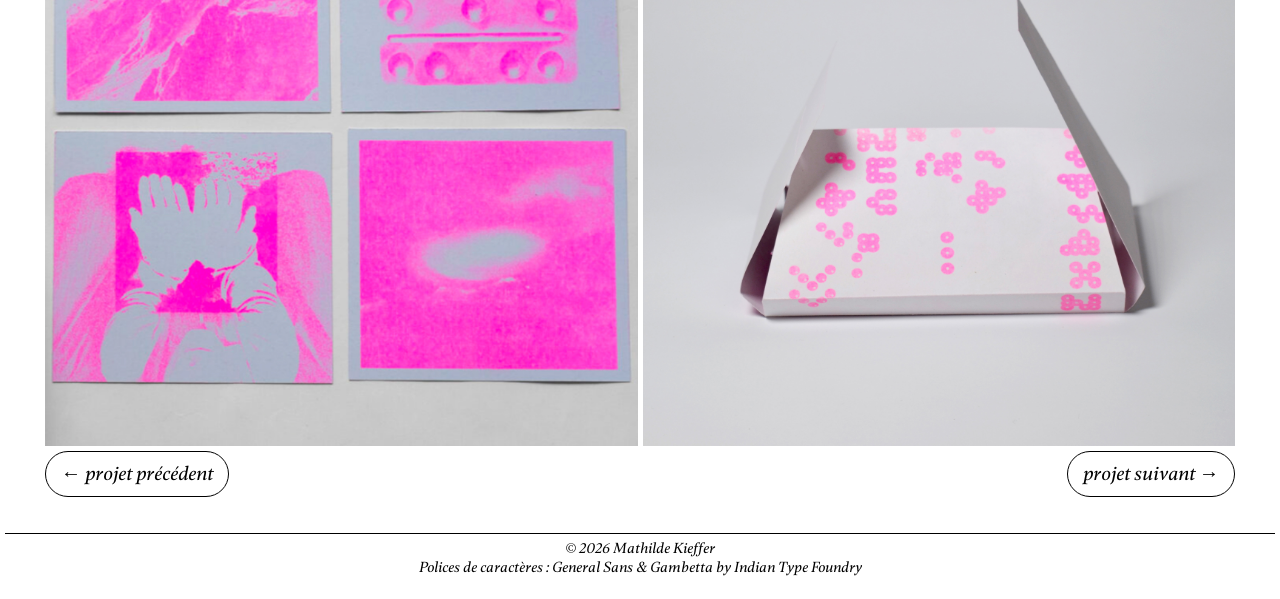
<file: riso.html>
<!DOCTYPE html>
<html lang="fr">
<head>
    <meta charset="UTF-8">
    <meta name="viewport" content="width=device-width, initial-scale=1.0">
    <title>Mathilde Kieffer</title>
    <link rel="shortcut icon" href="img/logopng.png">
    <link rel="stylesheet" href="style.css"> 
</head>
<body>
    <header class="headergrid">
        
        <div class="logo">
        <a href="index.html"><img src="/img/logo.jpg" alt="logo"></a>
        </div>
        <h1>Mathilde Kieffer</h1>
        <span>
            <a class= "button" href="index.html">projets</a>
            <a class="button" href="apropos.html">à propos</a>
        </span>


    </header>
<main>

    <h2>magazine du futur</h2>
<span class="title">2026</span>
<span class="title">Édition</span>
<span class="title">Impression Risographie</span>
    <div class="grid">

        <p>Création en trio d'une revue du futur imprimée en monochromie en risographie.
            <br>
     Nous avons imaginé une nouvelle manière de s'informer sous forme de «boîte d'information» comportant différents éléments (articles, «scroll» papier, images absurdes...). S'inscrivant dans une société où l'accès aux vraies informations se fait de plus en plus difficile, l'esthétique futuriste avec des langages codés, des bugs et des anomalies reflète une boucle numérique n'ayant plus aucun sens. 
        
</p>   
<img src="img/riso-vignette.jpg" alt="vignette riso">
</div>

<div class="grid">

<img src="img/riso01.jpg" alt="affiche riso">
<img src="img/riso03.jpg" alt="tous les documents riso">
<img src="img/riso04.jpg" alt="images">
<img src="img/riso02.jpg" alt="boîte riso">

</div>
<div class="projectbuttongrid">
<span class="left">
            <a class="projectbutton" href="kabanecafe.html">← projet précédent</a>
        </span>
    <span class="right">
            <a class="projectbutton" href="jde.html">projet suivant →</a>
        </span>

    </div>

</main> 

<footer class="footergrid">
        <b></b>
        © 2026 Mathilde Kieffer
        <br>
        Polices de caractères : <a href="https://www.fontshare.com/fonts/general-sans">General Sans</a> & <a href="https://www.fontshare.com/fonts/gambetta">Gambetta</a> by Indian Type Foundry



    </footer>
</body>
</html>
</file>
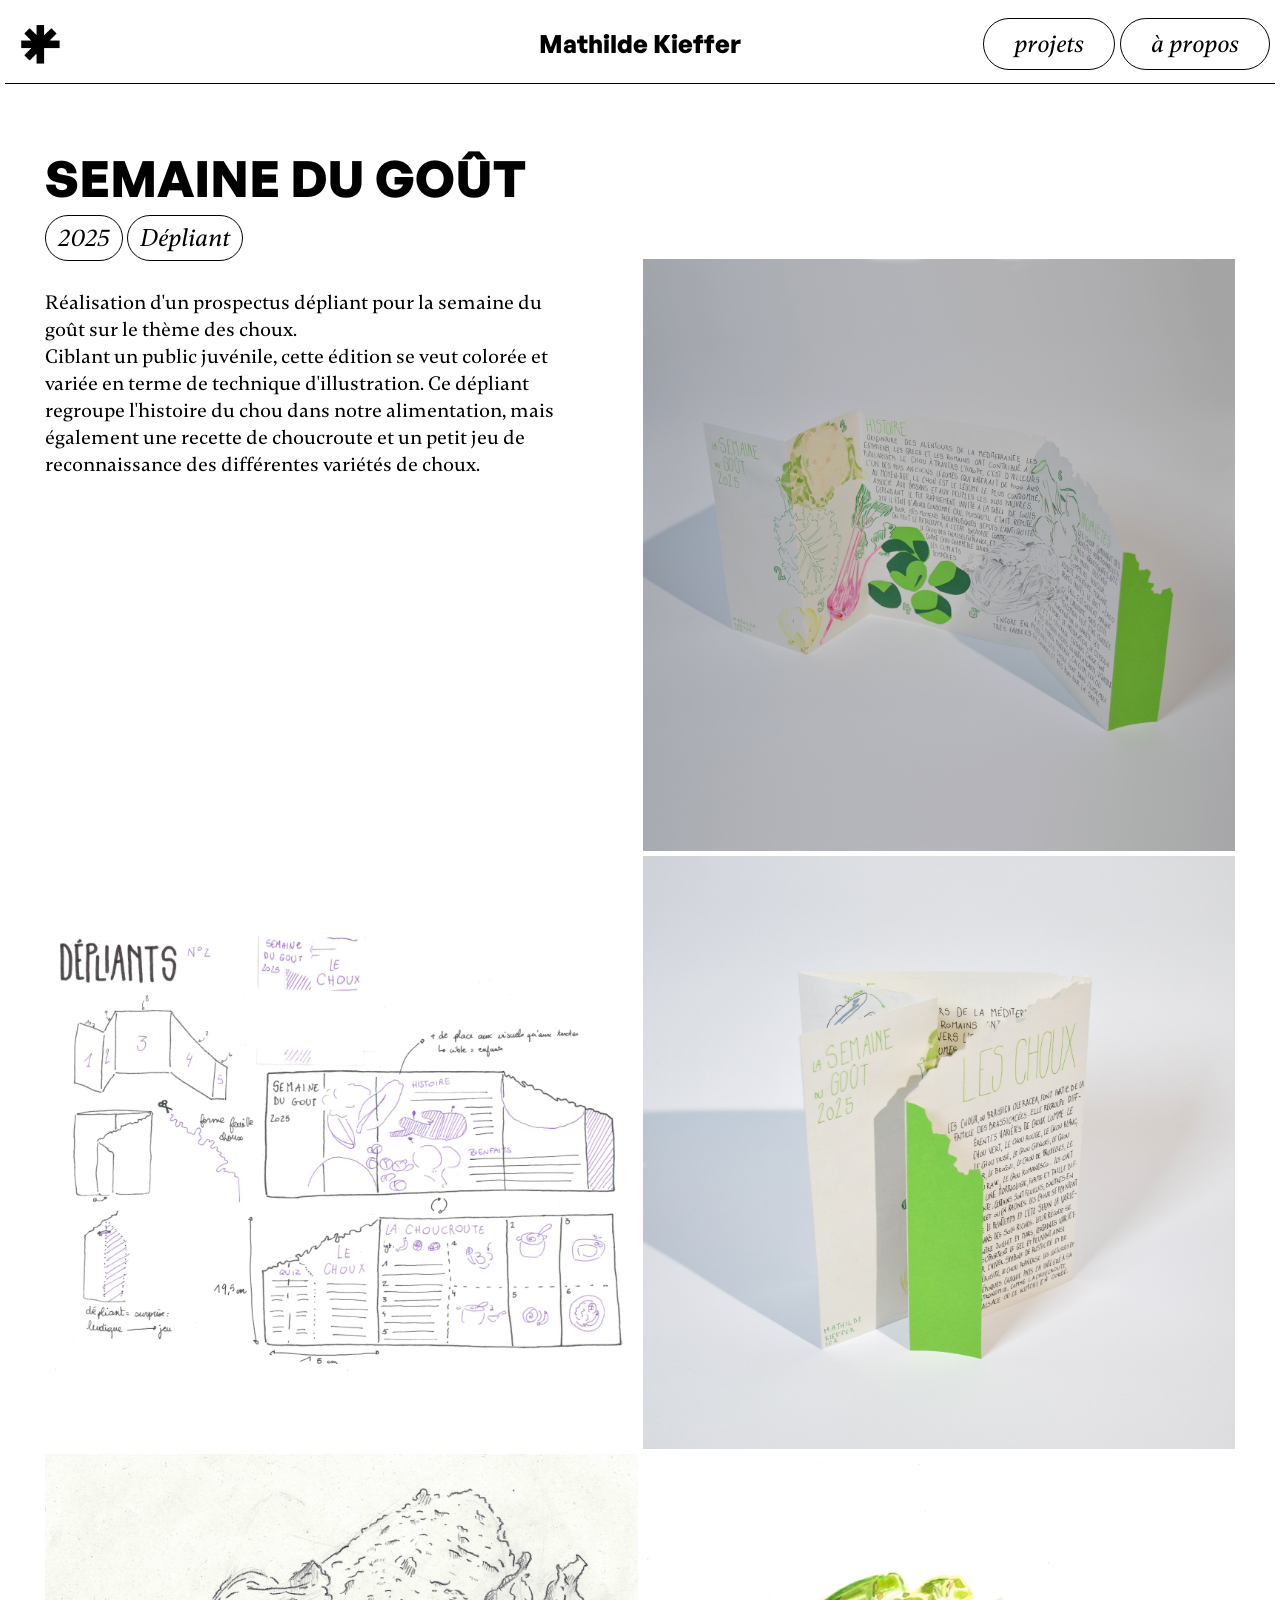
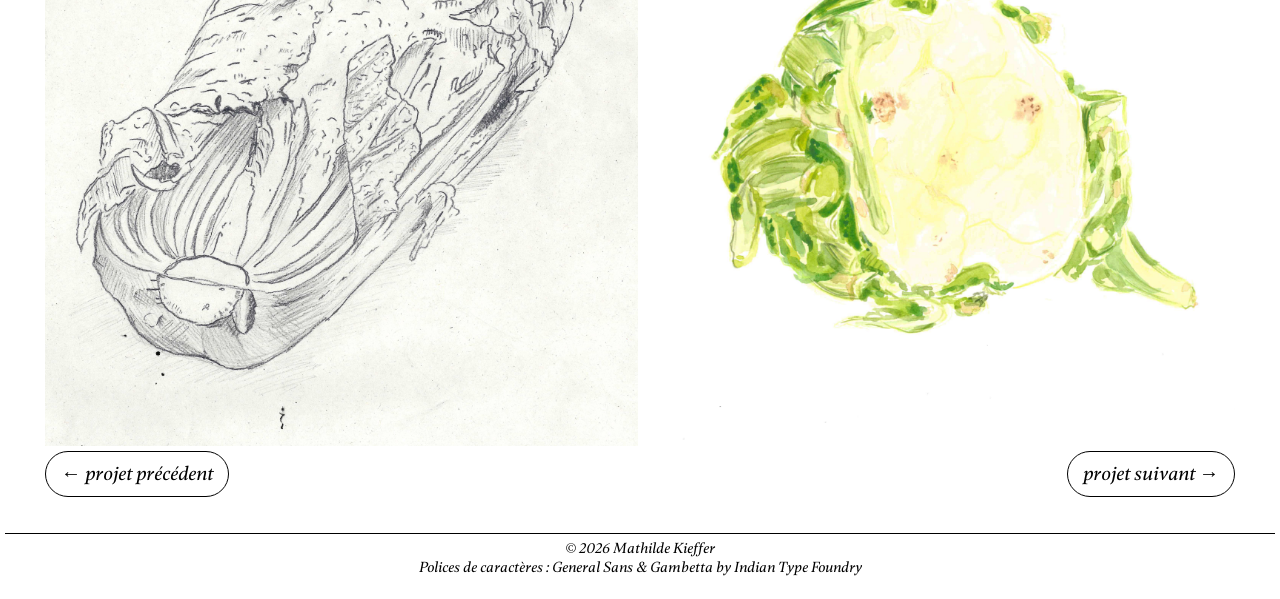
<file: semainedugout.html>
<!DOCTYPE html>
<html lang="fr">
<head>
    <meta charset="UTF-8">
    <meta name="viewport" content="width=device-width, initial-scale=1.0">
    <title>Mathilde Kieffer</title>
    <link rel="shortcut icon" href="img/logopng.png">
    <link rel="stylesheet" href="style.css"> 
</head>
<body>
    <header class="headergrid">
        
        <div class="logo">
        <a href="index.html"><img src="/img/logo.jpg" alt="logo"></a>
        </div>
        <h1>Mathilde Kieffer</h1>
        <span>
            <a class= "button" href="index.html">projets</a>
            <a class="button" href="apropos.html">à propos</a>
        </span>


    </header>
<main>

    <h2>semaine du goût</h2>
<span class="title">2025</span>
<span class="title">Dépliant</span>
    <div class="grid">

        <p>Réalisation d'un prospectus dépliant pour la semaine du goût sur le thème des choux.
            <br>
    Ciblant un public juvénile, cette édition se veut colorée et variée en terme de technique d'illustration.
    Ce dépliant regroupe l'histoire du chou dans notre alimentation, mais également une recette de choucroute et un petit jeu de reconnaissance des différentes variétés de choux.  
        
</p>   
<img src="img/chou-vignette.jpg" alt="dépliant chou">
</div>

<div class="grid">
<img src="img/chou03.jpg" alt="recherches chou">
<img src="img/chou02.jpg" alt="chou">
<img src="img/chou04.jpg" alt="dessin chou">
<img src="img/chou01.jpg" alt="croquis chou">
</div>

<div class="projectbuttongrid">
<span class="left">
            <a class="projectbutton" href="reliure.html">← projet précédent</a>
        </span>
    <span class="right">
            <a class="projectbutton" href="bodum.html">projet suivant →</a>
        </span>

    </div>

</main> 

<footer class="footergrid">
        <b></b>
        © 2026 Mathilde Kieffer
        <br>
        Polices de caractères : <a href="https://www.fontshare.com/fonts/general-sans">General Sans</a> & <a href="https://www.fontshare.com/fonts/gambetta">Gambetta</a> by Indian Type Foundry
 


    </footer>
</body>
</html>
</file>
<file: style.css>
a{
    color:currentColor;
    text-decoration: none;
}

header{
    background-color: white;
    grid-template-columns: auto auto;
    align-items: center;
    border-bottom: 1px solid black;
    padding: 5px;
    position: sticky;
    z-index: 999;
    top: 0%;
}

.headergrid{
    display: grid;
    grid-template-columns: 1fr 1fr 1fr;
    justify-content: space-between;
  
}


.logo{
    width: 60px;
    height: 60px;
}


footer{
    background-color: white;
    grid-template-columns: auto auto;
    align-items: center;
    border-top: 1px solid black;
    padding: 5px;
    position: sticky;
    height: 50px;
    font-family: 'gambetta-italic';
    font-size: 15px;
    margin-top: 5px;

}

.footergrid{
    text-align: center;

}

@media (max-width:500px) {
    footer{
        
        font-size: 10px;
    }
}


.projectbuttongrid{
    display: grid;
    grid-template-columns: 1fr 1fr;
    justify-content: space-between;
    gap: 5px;
    margin-top: 5px;
}
.projectbutton{
    font-size: 20px;
    background-color: white;
    color: black;
    text-decoration: none;
    border: 1px solid black;

    padding: 10px 15px;
    border-radius: 50px;
    transition: 0.5s background;

}
.projectbutton:hover{
    background-color: black;
    color: white;
}

@media (max-width:500px) {
    .projectbutton{
        padding: 7px 12px;
        font-size: 15px;
        display: inline-block;

    }
}

@media (max-width:320px) {
    .projectbutton{
        padding: 7px 12px;
        font-size: 10px;
        display: inline-block;

    }
}

.left{
    margin-top: 5px;
    display: inline-block;
    text-align: left;
}

.right{
    margin-top: 5px;
    display: inline-block;
    text-align: right;
}




.button{
    background-color: white;
    color: black;
    text-decoration: none;
    border: 1px solid black;
    padding: 10px 30px;
    border-radius: 50px;
    transition: 0.5s background;
}

.button:hover{
    background-color: black;
    color: white;
}

@media (max-width:875px) {
    .button{
        padding: 7px 12px;
        font-size: 15px;
        display:inline-block;
    }
}


.buttonapropos{
    background-color: white;
    color: black;
    text-decoration: none;
    border: 1px solid black;
    padding: 7px 12px;
    border-radius: 50px;
    font-family: 'gambetta-italic';
    text-align: left;
    font-size: 25px;
    transition: 0.5s background;
    display: inline-block;
    margin-top: 5px;

}

.buttonapropos:hover{
    background-color: black;
    color: white;
}

@media (max-width:1000px) {
    .buttonapropos{
        margin-top: 5px;
        padding: 7px 12px;
        font-size: 20px;
        display:inline-block;
    }
}



.item-grid{
    display: grid;
    text-decoration: none;
}

.item-grid img,
.item-grid h3{
    grid-column: 1/-1;
    grid-row: 1/-1;
}

.item-grid h3{
    color:#fff;
    background: rgba(0, 0, 0, 0.805);
    margin: 0;
    opacity:0;
    transition: .4s;
    display: grid;
    align-items:center;
    justify-items: center;
}
.item-grid:hover h3{
    opacity:1;
}

.item-grid img{
    object-fit: cover;
    height:100%;
}

.title{
    background-color: white;
    color: black;
    text-decoration: none;
    border: 1px solid black;
    font-family: 'gambetta-italic';
    text-align: left;
    font-size: 25px;
    padding: 7px 12px;
    border-radius: 50px;
    margin-top: 1px;
    margin-bottom: 20px;

}

main{
    padding: 10px;
    min-height:calc(100vh - 230px);
}

@media (min-width:900px) {
    main{
        padding: 40px;
    }
}

body{
    background: rgb(255, 255, 255);
    color: black;
    margin:0 auto;
    padding: 5px;
}
p{
    text-align: left;
    font-size: 20px;
    font-family: 'gambetta';
    margin-top: 30px;
    margin-bottom: 5px;   

}
@media (min-width:700px) {
    p{
        margin-right: 70px;
    }
}

h1{
    font-family: 'general-sans';
    text-align: center;
    color: black;
    font-size: 25px;
}
h2{
    font-family: 'general-sans';
    text-align: left;
    font-size: 50px;
    color: black;
    text-transform: uppercase;
    margin-top: 20px;
    margin-bottom: 10px;
    margin-right: 40px;
}

h3{
    font-family: 'gambetta-italic';
    text-align: center;
    font-size: 30px;
    color: white;
    
}

h4{
    font-family: 'gambetta-italic';
    text-align: center;
    font-size: 25px;
    color: white;
}




.grid{
    display: grid;
    grid-template-columns: 1fr 1fr;
    justify-content: space-between;
    gap: 5px;
    margin-top: 5px;

}

@media (max-width:900px) {
    .grid{
        grid-template-columns: 1fr;
    }
}



span{
    text-align: right;
    font-family: 'gambetta-italic';
    font-size: 25px;
}





img{
    width: 100%;
    height: auto;
    display: block;
}

.gridproject{
    display: grid;
    grid-template-columns: 1fr 1fr 1fr;
    gap: 5px;
    margin-top: 5px;
    margin-bottom: 5px;
}



@font-face {
    font-family: 'general-sans';
    font-weight: bold;
    src: url('fonts/GeneralSans-Bold.woff');
}

@font-face {
    font-family: 'gambetta';
    font-weight: medium;
    src: url('fonts/Gambetta-Medium.woff');
}
@font-face {
    font-family: 'gambetta-italic';
    font-weight: medium;
    font-style: italic;
    src: url('fonts/Gambetta-MediumItalic.woff');
}
</file>
